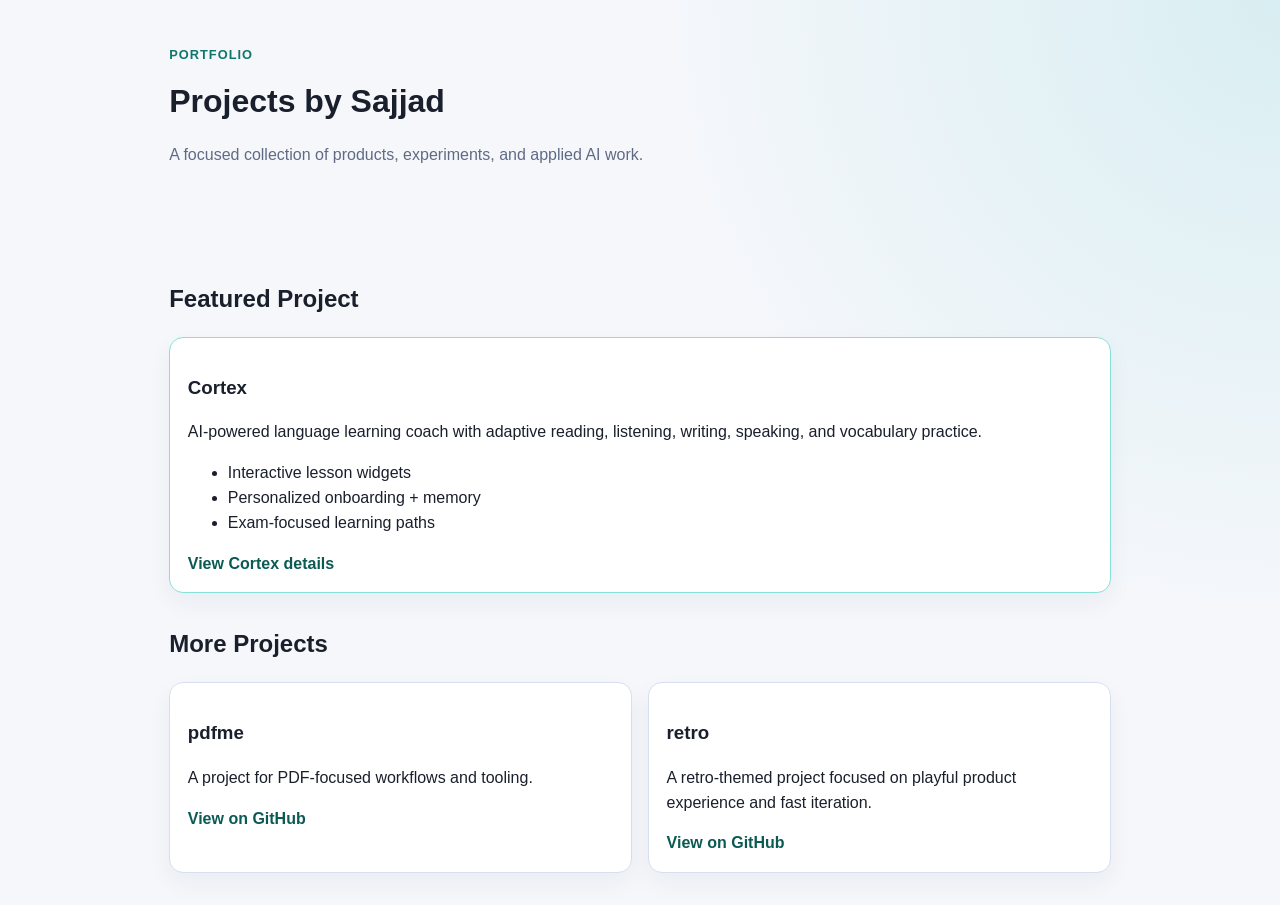
<file: index.html>
<!doctype html>
<html lang="en">
  <head>
    <meta charset="UTF-8" />
    <meta name="viewport" content="width=device-width, initial-scale=1.0" />
    <title>Sajjad Portfolio</title>
    <link rel="stylesheet" href="styles.css" />
  </head>
  <body>
    <header class="hero">
      <p class="eyebrow">Portfolio</p>
      <h1>Projects by Sajjad</h1>
      <p class="subtitle">A focused collection of products, experiments, and applied AI work.</p>
    </header>

    <main>
      <section>
        <h2>Featured Project</h2>
        <div class="grid">
          <article class="card featured">
            <h3>Cortex</h3>
            <p>
              AI-powered language learning coach with adaptive reading, listening, writing,
              speaking, and vocabulary practice.
            </p>
            <ul>
              <li>Interactive lesson widgets</li>
              <li>Personalized onboarding + memory</li>
              <li>Exam-focused learning paths</li>
            </ul>
            <a href="projects/cortex.html">View Cortex details</a>
          </article>
        </div>
      </section>

      <section>
        <h2>More Projects</h2>
        <div class="grid">
          <article class="card">
            <h3>pdfme</h3>
            <p>
              A project for PDF-focused workflows and tooling.
            </p>
            <a href="https://github.com/sajjadGG/pdfme" target="_blank" rel="noopener noreferrer">
              View on GitHub
            </a>
          </article>
          <article class="card">
            <h3>retro</h3>
            <p>
              A retro-themed project focused on playful product experience and fast iteration.
            </p>
            <a href="https://github.com/sajjadGG/retro/tree/main" target="_blank" rel="noopener noreferrer">
              View on GitHub
            </a>
          </article>
        </div>
      </section>
    </main>
  </body>
</html>
</file>
<file: styles.css>
:root {
  --bg: #f5f7fb;
  --surface: #ffffff;
  --text: #1a1f2c;
  --muted: #5f6b85;
  --accent: #0f766e;
  --accent-dark: #0b5a54;
  --border: #d7dfef;
}

* { box-sizing: border-box; }

body {
  margin: 0;
  font-family: "Avenir Next", "Segoe UI", sans-serif;
  background: radial-gradient(circle at top right, #d9eef2, transparent 40%), var(--bg);
  color: var(--text);
  line-height: 1.55;
}

.hero,
main {
  max-width: 980px;
  margin: 0 auto;
  padding: 2rem 1.2rem;
}

.hero h1 { margin: 0.3rem 0; }
.eyebrow { color: var(--accent); font-weight: 700; text-transform: uppercase; letter-spacing: 0.08em; font-size: 0.8rem; }
.subtitle { color: var(--muted); max-width: 760px; }

h2 { margin-top: 2rem; }

.grid {
  display: grid;
  grid-template-columns: repeat(auto-fit, minmax(230px, 1fr));
  gap: 1rem;
}

.card {
  background: var(--surface);
  border: 1px solid var(--border);
  border-radius: 14px;
  padding: 1rem 1.1rem;
  box-shadow: 0 10px 24px rgba(20, 37, 63, 0.05);
}

.featured { border-color: #86e1d7; }

a {
  color: var(--accent-dark);
  font-weight: 600;
  text-decoration: none;
}

a:hover { text-decoration: underline; }

.project-page { max-width: 900px; margin: 0 auto; padding: 2rem 1.2rem 4rem; }
.back { display: inline-block; margin-bottom: 1rem; }

@media (max-width: 680px) {
  .hero,
  main,
  .project-page { padding: 1.25rem 1rem; }
}
</file>
